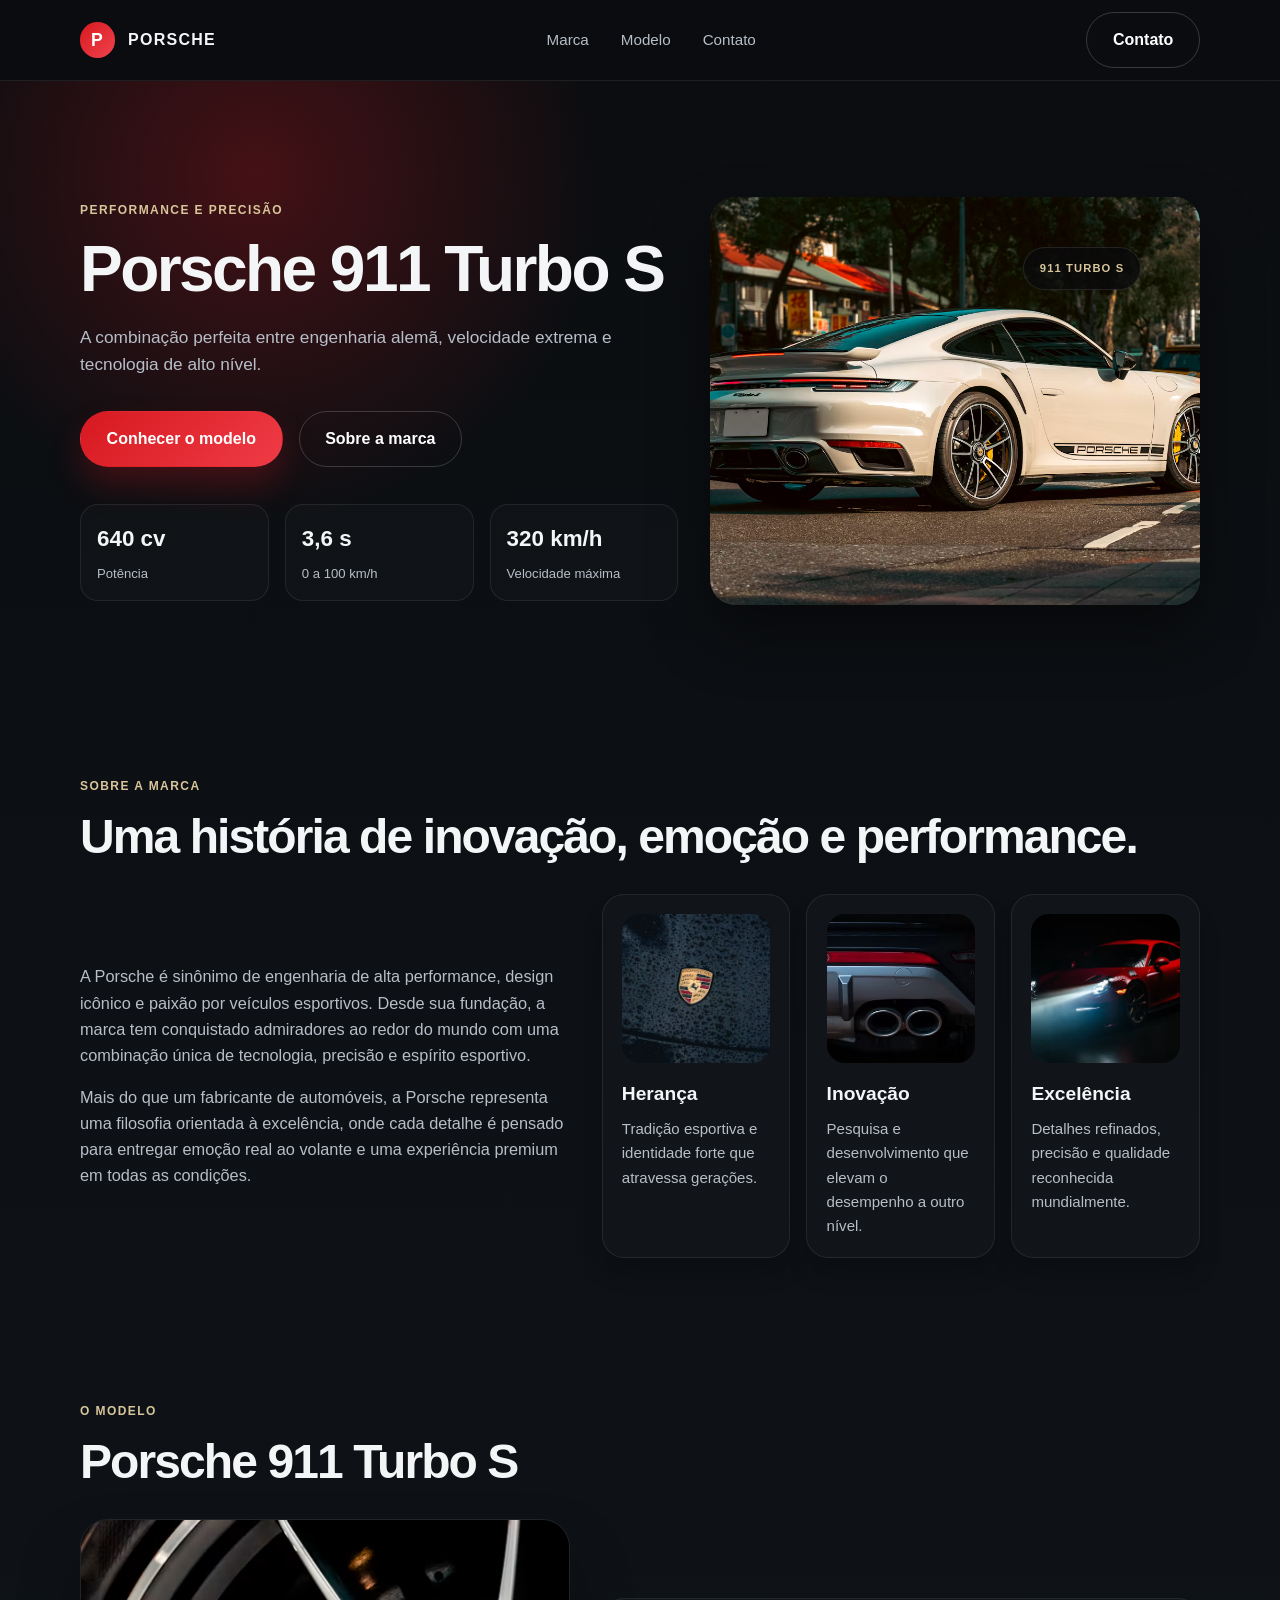
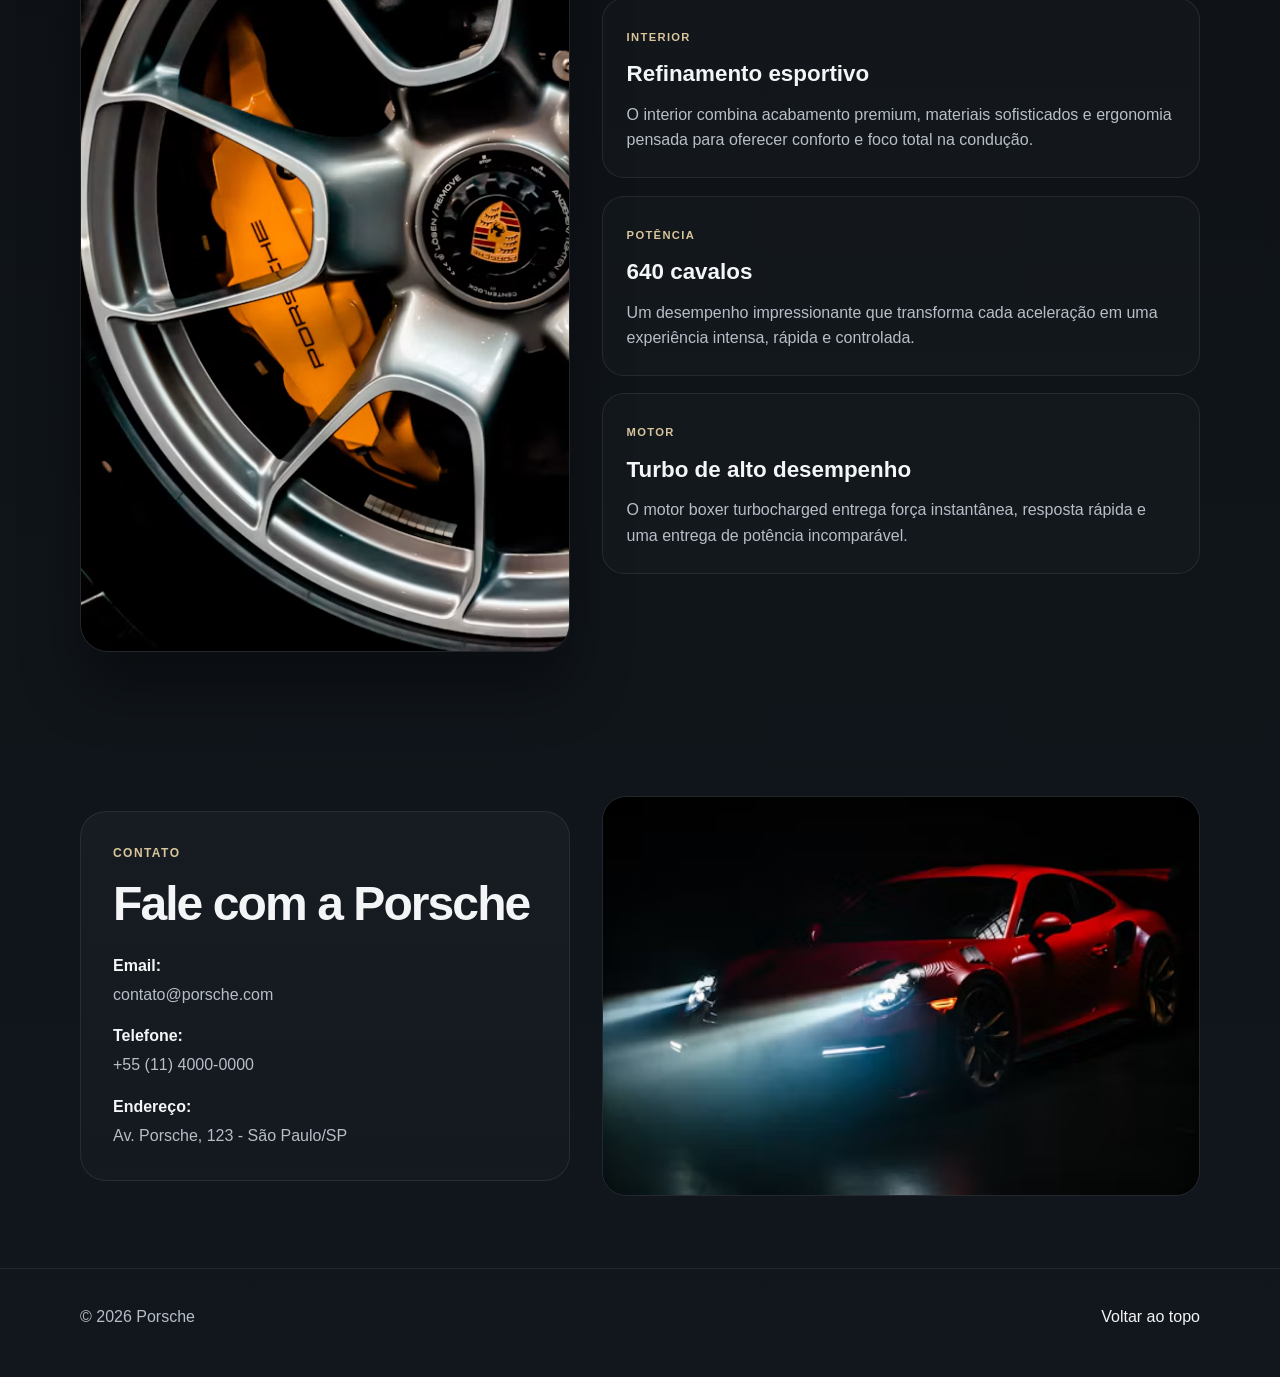
<file: aula4/index.html>
<!DOCTYPE html>
<html lang="pt-BR">

<head>
    <meta charset="UTF-8" />
    <meta name="viewport" content="width=device-width, initial-scale=1.0" />
    <title>Porsche</title>
    <meta name="description" content="Landing page responsiva da Porsche com foco no Porsche 911 Turbo S." />
    <link rel="stylesheet" href="style.css" />
</head>

<body id="top">
    <header class="site-header">
        <div class="container nav">
            <div class="brand" aria-label="Porsche logo">
                <span class="brand-mark">P</span>
                <span>Porsche</span>
            </div>

            <nav class="main-nav" aria-label="Menu principal">
                <a href="#marca">Marca</a>
                <a href="#modelo">Modelo</a>
                <a href="#contato">Contato</a>
            </nav>

            <a class="button button-ghost" href="#contato">Contato</a>
        </div>
    </header>

    <main>
        <section class="hero">
            <div class="container hero-content">
                <div class="hero-copy">
                    <p class="eyebrow">Performance e precisão</p>
                    <h1>Porsche 911 Turbo S</h1>
                    <p class="lead">
                        A combinação perfeita entre engenharia alemã, velocidade extrema e
                        tecnologia de alto nível.
                    </p>

                    <div class="hero-actions">
                        <a class="button" href="#modelo">Conhecer o modelo</a>
                        <a class="button button-secondary" href="#marca">Sobre a marca</a>
                    </div>

                    <ul class="hero-stats" aria-label="Estatísticas do carro">
                        <li>
                            <strong>640 cv</strong>
                            <span>Potência</span>
                        </li>
                        <li>
                            <strong>3,6 s</strong>
                            <span>0 a 100 km/h</span>
                        </li>
                        <li>
                            <strong>320 km/h</strong>
                            <span>Velocidade máxima</span>
                        </li>
                    </ul>
                </div>

                <div class="hero-visual" aria-label="Visual do carro Porsche">
                    <div class="badge">911 Turbo S</div>
                    <div class="car-placeholder">
                        <img src="assets/photo-1679478878845-af7294f28b27.avif" alt="Porsche 911 Turbo S em destaque" />
                    </div>
                </div>
            </div>
        </section>

        <section id="marca" class="brand-section">
            <div class="container section-header">
                <p class="eyebrow">Sobre a marca</p>
                <h2>Uma história de inovação, emoção e performance.</h2>
            </div>

            <div class="container brand-layout">
                <div class="brand-copy">
                    <p>
                        A Porsche é sinônimo de engenharia de alta performance, design
                        icônico e paixão por veículos esportivos. Desde sua fundação, a
                        marca tem conquistado admiradores ao redor do mundo com uma
                        combinação única de tecnologia, precisão e espírito esportivo.
                    </p>
                    <p>
                        Mais do que um fabricante de automóveis, a Porsche representa uma
                        filosofia orientada à excelência, onde cada detalhe é pensado para
                        entregar emoção real ao volante e uma experiência premium em todas
                        as condições.
                    </p>
                </div>

                <div class="brand-grid">
                    <article class="info-card">
                        <div class="mini-square square-one">
                            <img src="assets/photo-1653749573430-3ed4b826222c.avif"
                                alt="História e herança da Porsche" />
                        </div>
                        <h3>Herança</h3>
                        <p>Tradição esportiva e identidade forte que atravessa gerações.</p>
                    </article>

                    <article class="info-card">
                        <div class="mini-square square-two">
                            <img src="assets/premium_photo-1693637498402-857976d976b3.avif" alt="Inovação Porsche" />
                        </div>
                        <h3>Inovação</h3>
                        <p>Pesquisa e desenvolvimento que elevam o desempenho a outro nível.</p>
                    </article>

                    <article class="info-card">
                        <div class="mini-square square-three">
                            <img src="assets/photo-1762314908735-6c7fab306f86.avif" alt="Excelência Porsche" />
                        </div>
                        <h3>Excelência</h3>
                        <p>Detalhes refinados, precisão e qualidade reconhecida mundialmente.</p>
                    </article>
                </div>
            </div>
        </section>

        <section id="modelo" class="model-section">
            <div class="container section-header">
                <p class="eyebrow">O modelo</p>
                <h2>Porsche 911 Turbo S</h2>
            </div>

            <div class="container model-layout">
                <div class="model-visual" aria-label="Visual do Porsche 911 Turbo S">
                    <div class="large-placeholder">
                        <img src="assets/photo-1610379361814-e571eaca6159.avif" alt="Porsche 911 Turbo S em detalhe" />
                    </div>
                </div>

                <div class="spec-list">
                    <article class="spec-item">
                        <span class="spec-tag">Interior</span>
                        <h3>Refinamento esportivo</h3>
                        <p>
                            O interior combina acabamento premium, materiais sofisticados e
                            ergonomia pensada para oferecer conforto e foco total na condução.
                        </p>
                    </article>

                    <article class="spec-item">
                        <span class="spec-tag">Potência</span>
                        <h3>640 cavalos</h3>
                        <p>
                            Um desempenho impressionante que transforma cada aceleração em uma
                            experiência intensa, rápida e controlada.
                        </p>
                    </article>

                    <article class="spec-item">
                        <span class="spec-tag">Motor</span>
                        <h3>Turbo de alto desempenho</h3>
                        <p>
                            O motor boxer turbocharged entrega força instantânea, resposta
                            rápida e uma entrega de potência incomparável.
                        </p>
                    </article>
                </div>
            </div>
        </section>

        <section id="contato" class="contact-section">
            <div class="container contact-layout">
                <div class="contact-card">
                    <p class="eyebrow">Contato</p>
                    <h2>Fale com a Porsche</h2>

                    <ul class="contact-list">
                        <li>
                            <strong>Email:</strong>
                            <span>contato@porsche.com</span>
                        </li>
                        <li>
                            <strong>Telefone:</strong>
                            <span>+55 (11) 4000-0000</span>
                        </li>
                        <li>
                            <strong>Endereço:</strong>
                            <span>Av. Porsche, 123 - São Paulo/SP</span>
                        </li>
                    </ul>
                </div>

                <div class="contact-visual" aria-label="Mapa e área de contato da Porsche">
                    <div class="map-placeholder">
                        <img src="assets/photo-1762314908735-6c7fab306f86.avif" alt="Loja ou showroom Porsche" />
                    </div>
                </div>
            </div>
        </section>
    </main>

    <footer class="site-footer">
        <div class="container footer-wrap">
            <p>© 2026 Porsche</p>
            <a href="#top">Voltar ao topo</a>
        </div>
    </footer>
</body>

</html>
</file>
<file: aula4/style.css>
:root {
    --bg: #0b0d10;
    --bg-soft: #10151a;
    --panel: #141b22;
    --panel-strong: #1b232d;
    --text: #f3f5f7;
    --muted: #b7bec7;
    --line: rgba(255, 255, 255, 0.08);
    --accent: #d71920;
    --accent-dark: #8e0f17;
    --gold: #d8c59b;
    --shadow: rgba(0, 0, 0, 0.38);
}

* {
    box-sizing: border-box;
}

html {
    scroll-behavior: smooth;
}

body {
    margin: 0;
    font-family: Arial, Helvetica, sans-serif;
    background: linear-gradient(180deg, #0b0d10 0%, #11171d 100%);
    color: var(--text);
    line-height: 1.6;
}

img {
    max-width: 100%;
    display: block;
}

.hero-visual img,
.mini-square img,
.large-placeholder img,
.map-placeholder img {
    width: 100%;
    height: 100%;
    object-fit: cover;
    display: block;
}

a {
    text-decoration: none;
    color: inherit;
}

.container {
    width: min(1120px, calc(100% - 2rem));
    margin: 0 auto;
}

.site-header {
    position: sticky;
    top: 0;
    z-index: 20;
    background: rgba(11, 13, 16, 0.85);
    backdrop-filter: blur(12px);
    border-bottom: 1px solid var(--line);
}

.nav {
    display: flex;
    align-items: center;
    justify-content: space-between;
    min-height: 80px;
    gap: 1rem;
}

.brand {
    display: inline-flex;
    align-items: center;
    gap: 0.8rem;
    font-weight: 700;
    letter-spacing: 0.08em;
    text-transform: uppercase;
}

.brand-mark {
    display: inline-flex;
    align-items: center;
    justify-content: center;
    width: 2.2rem;
    height: 2.2rem;
    border-radius: 50%;
    background: linear-gradient(135deg, var(--accent) 0%, #f0434d 100%);
    color: white;
    font-size: 1.1rem;
    font-weight: 700;
}

.main-nav {
    display: flex;
    align-items: center;
    gap: 2rem;
    color: var(--muted);
    font-size: 0.95rem;
}

.main-nav a {
    transition: color 0.2s ease;
}

.main-nav a:hover,
.main-nav a:focus-visible {
    color: var(--text);
}

.button {
    display: inline-flex;
    align-items: center;
    justify-content: center;
    padding: 0.9rem 1.6rem;
    border-radius: 999px;
    background: linear-gradient(135deg, var(--accent) 0%, #ef3b46 100%);
    color: white;
    font-weight: 700;
    border: 1px solid transparent;
    transition: transform 0.2s ease, box-shadow 0.2s ease;
    box-shadow: 0 18px 32px rgba(215, 25, 32, 0.24);
}

.button:hover,
.button:focus-visible {
    transform: translateY(-2px);
}

.button-secondary,
.button-ghost {
    background: transparent;
    border-color: rgba(255, 255, 255, 0.18);
    box-shadow: none;
}

.hero {
    padding: 5rem 0 4rem;
    position: relative;
    overflow: hidden;
}

.hero::before {
    content: "";
    position: absolute;
    inset: 0;
    background: radial-gradient(circle at 20% 15%, rgba(215, 25, 32, 0.28), transparent 30%);
    pointer-events: none;
}

.hero-content {
    position: relative;
    display: grid;
    grid-template-columns: 1.1fr 0.9fr;
    align-items: center;
    gap: 2rem;
}

.eyebrow {
    margin: 0 0 1rem;
    color: var(--gold);
    text-transform: uppercase;
    letter-spacing: 0.12em;
    font-size: 0.75rem;
    font-weight: 700;
}

.hero-copy h1,
.section-header h2,
.contact-card h2 {
    margin: 0;
    line-height: 1.04;
    letter-spacing: -0.04em;
}

.hero-copy h1 {
    font-size: clamp(2.8rem, 5vw, 5rem);
    max-width: 640px;
}

.lead {
    max-width: 560px;
    margin: 1.3rem 0 0;
    color: var(--muted);
    font-size: 1.08rem;
}

.hero-actions {
    display: flex;
    flex-wrap: wrap;
    gap: 1rem;
    margin-top: 2rem;
}

.hero-stats {
    list-style: none;
    margin: 2.3rem 0 0;
    padding: 0;
    display: grid;
    grid-template-columns: repeat(3, minmax(0, 1fr));
    gap: 1rem;
}

.hero-stats li {
    padding: 1rem 1rem 0.9rem;
    border: 1px solid var(--line);
    border-radius: 18px;
    background: rgba(255, 255, 255, 0.02);
}

.hero-stats strong {
    display: block;
    font-size: 1.4rem;
    margin-bottom: 0.2rem;
}

.hero-stats span {
    color: var(--muted);
    font-size: 0.82rem;
}

.hero-visual {
    position: relative;
    display: flex;
    justify-content: center;
    align-items: center;
    min-height: 480px;
}

.badge {
    position: absolute;
    top: 18%;
    right: 12%;
    z-index: 2;
    padding: 0.7rem 1rem;
    border-radius: 999px;
    background: rgba(10, 10, 12, 0.8);
    border: 1px solid rgba(255, 255, 255, 0.1);
    color: var(--gold);
    font-weight: 700;
    letter-spacing: 0.1em;
    text-transform: uppercase;
    font-size: 0.7rem;
}

.car-placeholder {
    width: min(100%, 540px);
    aspect-ratio: 1.2;
    border-radius: 26px;
    overflow: hidden;
    box-shadow: inset 0 0 0 1px rgba(255, 255, 255, 0.15), 0 30px 60px rgba(0, 0, 0, 0.45);
    position: relative;
}

.brand-section,
.model-section,
.contact-section {
    padding: 4.5rem 0;
}

.section-header {
    margin-bottom: 2rem;
}

.section-header h2,
.contact-card h2 {
    font-size: clamp(2rem, 4vw, 3rem);
}

.brand-layout {
    display: grid;
    grid-template-columns: 0.9fr 1.1fr;
    gap: 2rem;
    align-items: center;
}

.brand-copy {
    color: var(--muted);
    font-size: 1.02rem;
}

.brand-copy p+p {
    margin-top: 1rem;
}

.brand-grid {
    display: grid;
    grid-template-columns: repeat(3, minmax(0, 1fr));
    gap: 1rem;
}

.info-card {
    background: rgba(255, 255, 255, 0.02);
    border: 1px solid var(--line);
    border-radius: 22px;
    padding: 1.2rem;
    box-shadow: 0 18px 20px rgba(0, 0, 0, 0.18);
}

.mini-square {
    width: 100%;
    aspect-ratio: 1;
    border-radius: 18px;
    margin-bottom: 1rem;
    overflow: hidden;
    background: linear-gradient(135deg, rgba(215, 25, 32, 0.9), rgba(255, 255, 255, 0.2));
}

.square-two {
    background: linear-gradient(135deg, #bfc8d4, rgba(12, 15, 19, 0.8));
}

.square-three {
    background: linear-gradient(135deg, rgba(201, 196, 162, 0.9), rgba(20, 25, 29, 0.8));
}

.info-card h3 {
    margin: 0 0 0.5rem;
    font-size: 1.2rem;
}

.info-card p {
    margin: 0;
    color: var(--muted);
    font-size: 0.94rem;
}

.model-layout {
    display: grid;
    grid-template-columns: 0.9fr 1.1fr;
    gap: 2rem;
    align-items: center;
}

.large-placeholder {
    width: 100%;
    min-height: 420px;
    border-radius: 28px;
    overflow: hidden;
    border: 1px solid rgba(255, 255, 255, 0.08);
    box-shadow: 0 36px 58px rgba(0, 0, 0, 0.35);
}

.spec-list {
    display: grid;
    gap: 1.1rem;
}

.spec-item {
    background: rgba(255, 255, 255, 0.02);
    border: 1px solid var(--line);
    border-radius: 22px;
    padding: 1.5rem;
}

.spec-tag {
    display: inline-block;
    margin-bottom: 0.6rem;
    color: var(--gold);
    text-transform: uppercase;
    letter-spacing: 0.12em;
    font-size: 0.7rem;
    font-weight: 700;
}

.spec-item h3 {
    margin: 0 0 0.6rem;
    font-size: 1.4rem;
}

.spec-item p {
    margin: 0;
    color: var(--muted);
}

.contact-layout {
    display: grid;
    grid-template-columns: 0.9fr 1.1fr;
    gap: 2rem;
    align-items: center;
}

.contact-card {
    background: linear-gradient(180deg, rgba(255, 255, 255, 0.03) 0%, rgba(255, 255, 255, 0.015) 100%);
    border: 1px solid var(--line);
    border-radius: 26px;
    padding: 2rem;
}

.contact-list {
    list-style: none;
    margin: 1.5rem 0 0;
    padding: 0;
    display: grid;
    gap: 1rem;
}

.contact-list li {
    display: flex;
    flex-direction: column;
    gap: 0.2rem;
    color: var(--muted);
}

.contact-list strong {
    color: var(--text);
}

.map-placeholder {
    width: 100%;
    min-height: 330px;
    border-radius: 24px;
    overflow: hidden;
    border: 1px solid rgba(255, 255, 255, 0.08);
    position: relative;
}

.site-footer {
    border-top: 1px solid var(--line);
    padding: 1.2rem 0 2rem;
}

.footer-wrap {
    display: flex;
    align-items: center;
    justify-content: space-between;
    gap: 1rem;
    color: var(--muted);
}

.footer-wrap a {
    color: var(--text);
}

@media (max-width: 860px) {

    .hero-content,
    .brand-layout,
    .model-layout,
    .contact-layout {
        grid-template-columns: 1fr;
    }

    .brand-grid {
        grid-template-columns: 1fr;
    }

    .main-nav {
        display: none;
    }
}

@media (max-width: 560px) {
    .nav {
        min-height: 72px;
    }

    .button {
        width: 100%;
    }

    .hero {
        padding-top: 3rem;
    }

    .hero-actions {
        flex-direction: column;
    }

    .hero-stats {
        grid-template-columns: 1fr;
    }

    .footer-wrap {
        flex-direction: column;
        text-align: center;
    }
}
</file>
